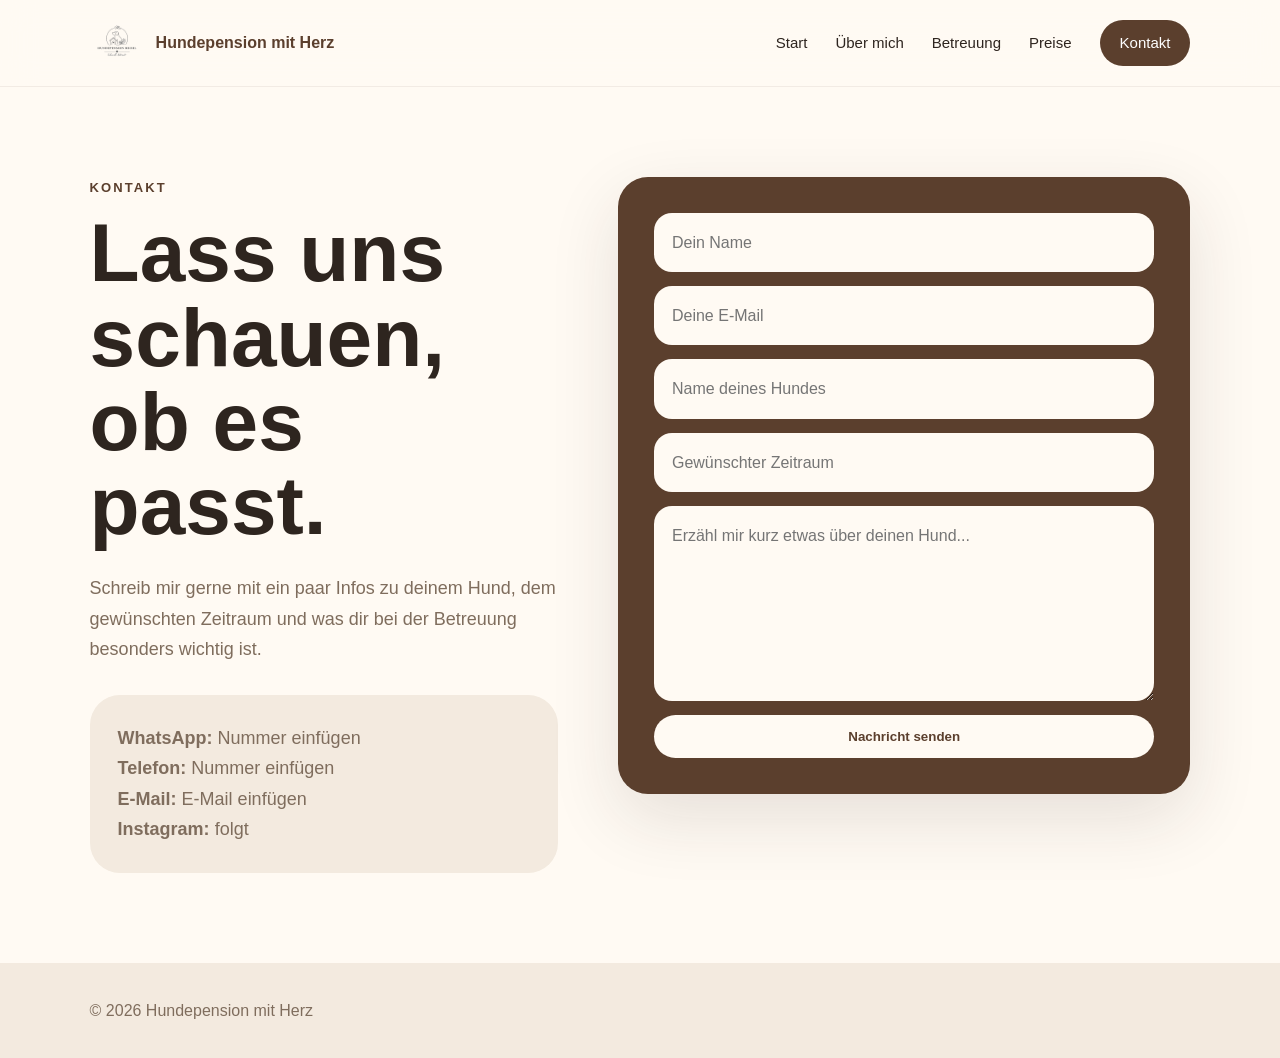
<file: kontakt.html>
<!DOCTYPE html>
<html lang="de">
<head>
  <meta charset="UTF-8">
  <meta name="viewport" content="width=device-width, initial-scale=1.0">
  <title>Kontakt | Hundepension mit Herz</title>
  <link rel="stylesheet" href="style.css">
</head>
<body>

<header class="site-header">
  <a class="brand" href="index.html">
    <img src="images/logo.png" alt="Logo Hundepension">
    <span>Hundepension mit Herz</span>
  </a>
  <button class="menu-toggle" id="menuToggle">☰</button>
  <nav class="nav" id="nav">
    <a href="index.html">Start</a>
    <a href="ueber-mich.html">Über mich</a>
    <a href="betreuung.html">Betreuung</a>
    <a href="preise.html">Preise</a>
    <a href="kontakt.html" class="nav-button">Kontakt</a>
  </nav>
</header>

<main>
  <section class="contact-section">
    <div>
      <p class="label">Kontakt</p>
      <h1>Lass uns schauen, ob es passt.</h1>
      <p>
        Schreib mir gerne mit ein paar Infos zu deinem Hund, dem gewünschten Zeitraum
        und was dir bei der Betreuung besonders wichtig ist.
      </p>

      <div class="contact-options">
        <p><strong>WhatsApp:</strong> Nummer einfügen</p>
        <p><strong>Telefon:</strong> Nummer einfügen</p>
        <p><strong>E-Mail:</strong> E-Mail einfügen</p>
        <p><strong>Instagram:</strong> folgt</p>
      </div>
    </div>

    <form class="form">
      <input type="text" placeholder="Dein Name">
      <input type="email" placeholder="Deine E-Mail">
      <input type="text" placeholder="Name deines Hundes">
      <input type="text" placeholder="Gewünschter Zeitraum">
      <textarea rows="6" placeholder="Erzähl mir kurz etwas über deinen Hund..."></textarea>
      <button type="submit" class="button primary">Nachricht senden</button>
    </form>
  </section>
</main>

<footer>
  <p>© 2026 Hundepension mit Herz</p>
</footer>

<script src="script.js"></script>
</body>
</html>
</file>
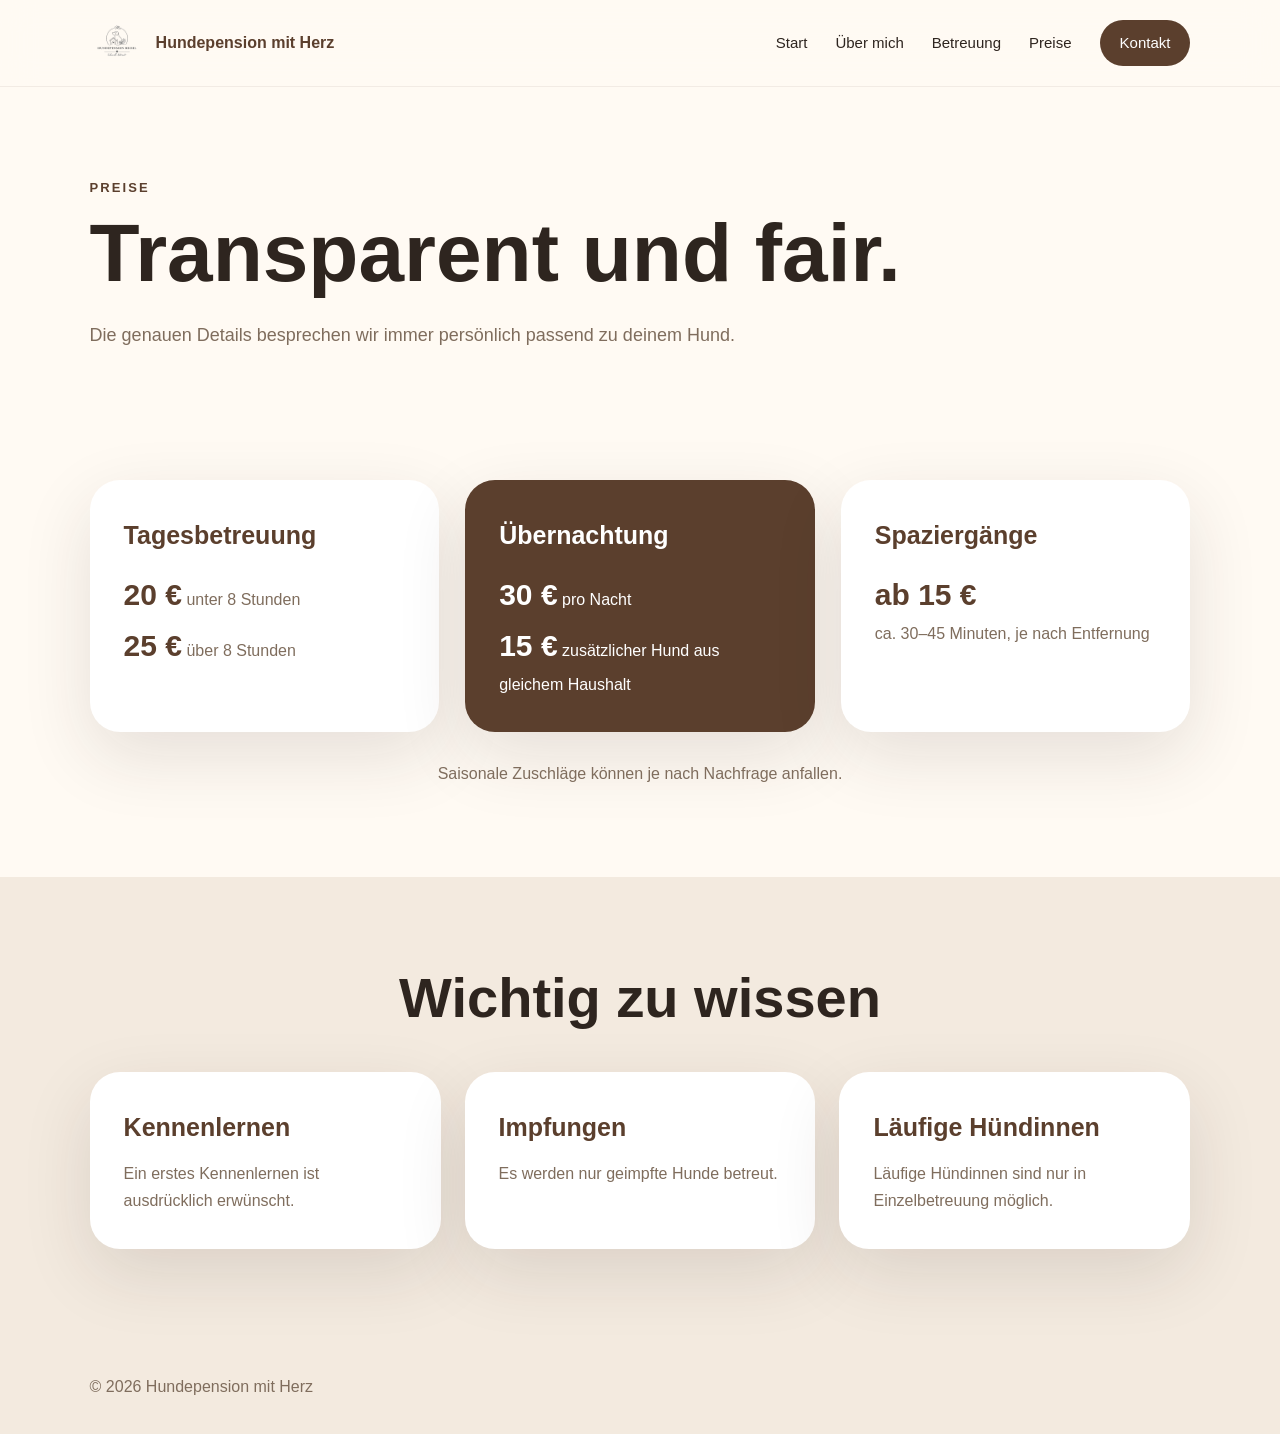
<file: preise.html>
<!DOCTYPE html>
<html lang="de">
<head>
  <meta charset="UTF-8">
  <meta name="viewport" content="width=device-width, initial-scale=1.0">
  <title>Preise | Hundepension mit Herz</title>
  <link rel="stylesheet" href="style.css">
</head>
<body>

<header class="site-header">
  <a class="brand" href="index.html">
    <img src="images/logo.png" alt="Logo Hundepension">
    <span>Hundepension mit Herz</span>
  </a>
  <button class="menu-toggle" id="menuToggle">☰</button>
  <nav class="nav" id="nav">
    <a href="index.html">Start</a>
    <a href="ueber-mich.html">Über mich</a>
    <a href="betreuung.html">Betreuung</a>
    <a href="preise.html">Preise</a>
    <a href="kontakt.html" class="nav-button">Kontakt</a>
  </nav>
</header>

<main>
  <section class="page-hero">
    <p class="label">Preise</p>
    <h1>Transparent und fair.</h1>
    <p>Die genauen Details besprechen wir immer persönlich passend zu deinem Hund.</p>
  </section>

  <section class="section">
    <div class="price-grid">
      <article class="price-card">
        <h3>Tagesbetreuung</h3>
        <p><strong>20 €</strong> unter 8 Stunden</p>
        <p><strong>25 €</strong> über 8 Stunden</p>
      </article>

      <article class="price-card featured">
        <h3>Übernachtung</h3>
        <p><strong>30 €</strong> pro Nacht</p>
        <p><strong>15 €</strong> zusätzlicher Hund aus gleichem Haushalt</p>
      </article>

      <article class="price-card">
        <h3>Spaziergänge</h3>
        <p><strong>ab 15 €</strong></p>
        <p>ca. 30–45 Minuten, je nach Entfernung</p>
      </article>
    </div>

    <p class="note">
      Saisonale Zuschläge können je nach Nachfrage anfallen.
    </p>
  </section>

  <section class="section beige">
    <h2 class="center">Wichtig zu wissen</h2>
    <div class="cards">
      <article>
        <h3>Kennenlernen</h3>
        <p>Ein erstes Kennenlernen ist ausdrücklich erwünscht.</p>
      </article>
      <article>
        <h3>Impfungen</h3>
        <p>Es werden nur geimpfte Hunde betreut.</p>
      </article>
      <article>
        <h3>Läufige Hündinnen</h3>
        <p>Läufige Hündinnen sind nur in Einzelbetreuung möglich.</p>
      </article>
    </div>
  </section>
</main>

<footer>
  <p>© 2026 Hundepension mit Herz</p>
</footer>

<script src="script.js"></script>
</body>
</html>
</file>
<file: style.css>
:root {
  --cream: #fffaf3;
  --sand: #f3eadf;
  --beige: #d8c4aa;
  --brown: #5b3f2d;
  --dark: #2e251f;
  --muted: #7f6d5d;
  --white: #ffffff;
  --radius: 30px;
  --shadow: 0 24px 70px rgba(46, 37, 31, 0.12);
}

* {
  box-sizing: border-box;
  margin: 0;
  padding: 0;
}

body {
  font-family: Arial, sans-serif;
  background: var(--cream);
  color: var(--dark);
  line-height: 1.7;
}

img {
  max-width: 100%;
  display: block;
  object-fit: cover;
}

a {
  text-decoration: none;
  color: inherit;
}

.site-header {
  position: sticky;
  top: 0;
  z-index: 20;
  background: rgba(255, 250, 243, 0.92);
  backdrop-filter: blur(16px);
  border-bottom: 1px solid rgba(91, 63, 45, 0.08);
  padding: 16px 7%;
  display: flex;
  align-items: center;
  justify-content: space-between;
}

.brand {
  display: flex;
  align-items: center;
  gap: 12px;
  font-weight: 700;
  color: var(--brown);
}

.brand img {
  width: 54px;
  height: 54px;
  border-radius: 50%;
}

.nav {
  display: flex;
  align-items: center;
  gap: 28px;
  font-size: 15px;
}

.nav a:hover {
  color: var(--brown);
}

.nav-button {
  background: var(--brown);
  color: var(--white) !important;
  padding: 10px 20px;
  border-radius: 999px;
}

.menu-toggle {
  display: none;
  border: 0;
  background: none;
  font-size: 30px;
  color: var(--brown);
}

.hero {
  padding: 80px 7%;
  display: grid;
  grid-template-columns: 1fr 0.95fr;
  gap: 60px;
  align-items: center;
}

.hero-content h1,
.page-hero h1,
.contact-section h1 {
  font-size: clamp(44px, 7vw, 82px);
  line-height: 1.03;
  margin: 12px 0 24px;
  color: var(--dark);
}

.hero-content p,
.page-hero p,
.contact-section p {
  font-size: 18px;
  color: var(--muted);
  max-width: 680px;
}

.label {
  text-transform: uppercase;
  letter-spacing: 0.16em;
  font-size: 13px !important;
  font-weight: 700;
  color: var(--brown) !important;
}

.hero-image img {
  transform: rotate(90deg);
  transform-origin: center;
  height: 620px;
  width: 100%;
  border-radius: 48px;
  box-shadow: var(--shadow);
}

.actions {
  display: flex;
  flex-wrap: wrap;
  gap: 14px;
  margin-top: 34px;
}

.button {
  display: inline-block;
  border-radius: 999px;
  padding: 14px 26px;
  font-weight: 700;
  border: 1px solid transparent;
}

.primary {
  background: var(--brown);
  color: var(--white);
}

.secondary {
  border-color: var(--beige);
  color: var(--brown);
}

.trust {
  margin: 0 7% 70px;
  background: var(--white);
  box-shadow: var(--shadow);
  border-radius: var(--radius);
  padding: 28px;
  display: grid;
  grid-template-columns: repeat(4, 1fr);
  gap: 20px;
}

.trust div {
  border-right: 1px solid rgba(91, 63, 45, 0.12);
  padding: 10px 20px;
}

.trust div:last-child {
  border-right: none;
}

.trust strong {
  display: block;
  color: var(--brown);
  font-size: 20px;
}

.trust span {
  color: var(--muted);
}

.split {
  padding: 90px 7%;
  display: grid;
  grid-template-columns: 1fr 1fr;
  gap: 58px;
  align-items: center;
}

.split h2,
.section h2 {
  font-size: clamp(34px, 5vw, 56px);
  line-height: 1.12;
  margin-bottom: 22px;
}

.split p {
  color: var(--muted);
  margin-bottom: 16px;
}

.split img {
  height: 520px;
  width: 100%;
  border-radius: var(--radius);
  box-shadow: var(--shadow);
}

.text-link {
  color: var(--brown);
  font-weight: 700;
}

.section {
  padding: 90px 7%;
}

.beige {
  background: var(--sand);
}

.center {
  text-align: center;
}

.cards {
  margin-top: 42px;
  display: grid;
  grid-template-columns: repeat(3, 1fr);
  gap: 24px;
}

.cards.large {
  grid-template-columns: repeat(2, 1fr);
}

.cards article,
.price-card {
  background: var(--white);
  padding: 34px;
  border-radius: var(--radius);
  box-shadow: var(--shadow);
}

.cards h3,
.price-card h3 {
  color: var(--brown);
  font-size: 25px;
  margin-bottom: 12px;
}

.cards p,
.price-card p {
  color: var(--muted);
}

.page-hero {
  padding: 90px 7% 40px;
  max-width: 1000px;
}

.beige-box {
  background: var(--sand);
  margin: 0 7% 80px;
  border-radius: 44px;
}

.price-grid {
  display: grid;
  grid-template-columns: repeat(3, 1fr);
  gap: 26px;
}

.price-card strong {
  font-size: 30px;
  color: var(--brown);
}

.featured {
  background: var(--brown);
}

.featured h3,
.featured p,
.featured strong {
  color: var(--white);
}

.note {
  margin-top: 28px;
  text-align: center;
  color: var(--muted);
}

.contact-section {
  padding: 90px 7%;
  display: grid;
  grid-template-columns: 0.9fr 1.1fr;
  gap: 60px;
  align-items: start;
}

.contact-options {
  margin-top: 30px;
  background: var(--sand);
  border-radius: var(--radius);
  padding: 28px;
}

.form {
  background: var(--brown);
  padding: 36px;
  border-radius: var(--radius);
  box-shadow: var(--shadow);
  display: grid;
  gap: 14px;
}

input,
textarea {
  width: 100%;
  border: 0;
  border-radius: 18px;
  padding: 16px 18px;
  font: inherit;
  background: var(--cream);
}

textarea {
  resize: vertical;
}

.form .primary {
  background: var(--cream);
  color: var(--brown);
  border: 0;
  cursor: pointer;
}

footer {
  padding: 34px 7%;
  background: var(--sand);
  color: var(--muted);
  display: flex;
  justify-content: space-between;
  flex-wrap: wrap;
  gap: 20px;
}

footer div {
  display: flex;
  gap: 20px;
}

@media (max-width: 900px) {
  .menu-toggle {
    display: block;
  }

  .nav {
    position: absolute;
    top: 88px;
    left: 7%;
    right: 7%;
    display: none;
    flex-direction: column;
    align-items: flex-start;
    background: var(--cream);
    padding: 24px;
    border-radius: 24px;
    box-shadow: var(--shadow);
  }

  .nav.active {
    display: flex;
  }

  .hero,
  .split,
  .contact-section {
    grid-template-columns: 1fr;
  }

  .hero {
    padding-top: 50px;
  }

  .hero-image img,
  .split img {
    height: 360px;
  }

  .trust,
  .cards,
  .cards.large,
  .price-grid {
    grid-template-columns: 1fr;
  }

  .trust div {
    border-right: none;
    border-bottom: 1px solid rgba(91, 63, 45, 0.12);
  }

  .trust div:last-child {
    border-bottom: none;
  }

  .beige-box {
    margin: 0 7% 50px;
  }
}
</file>
